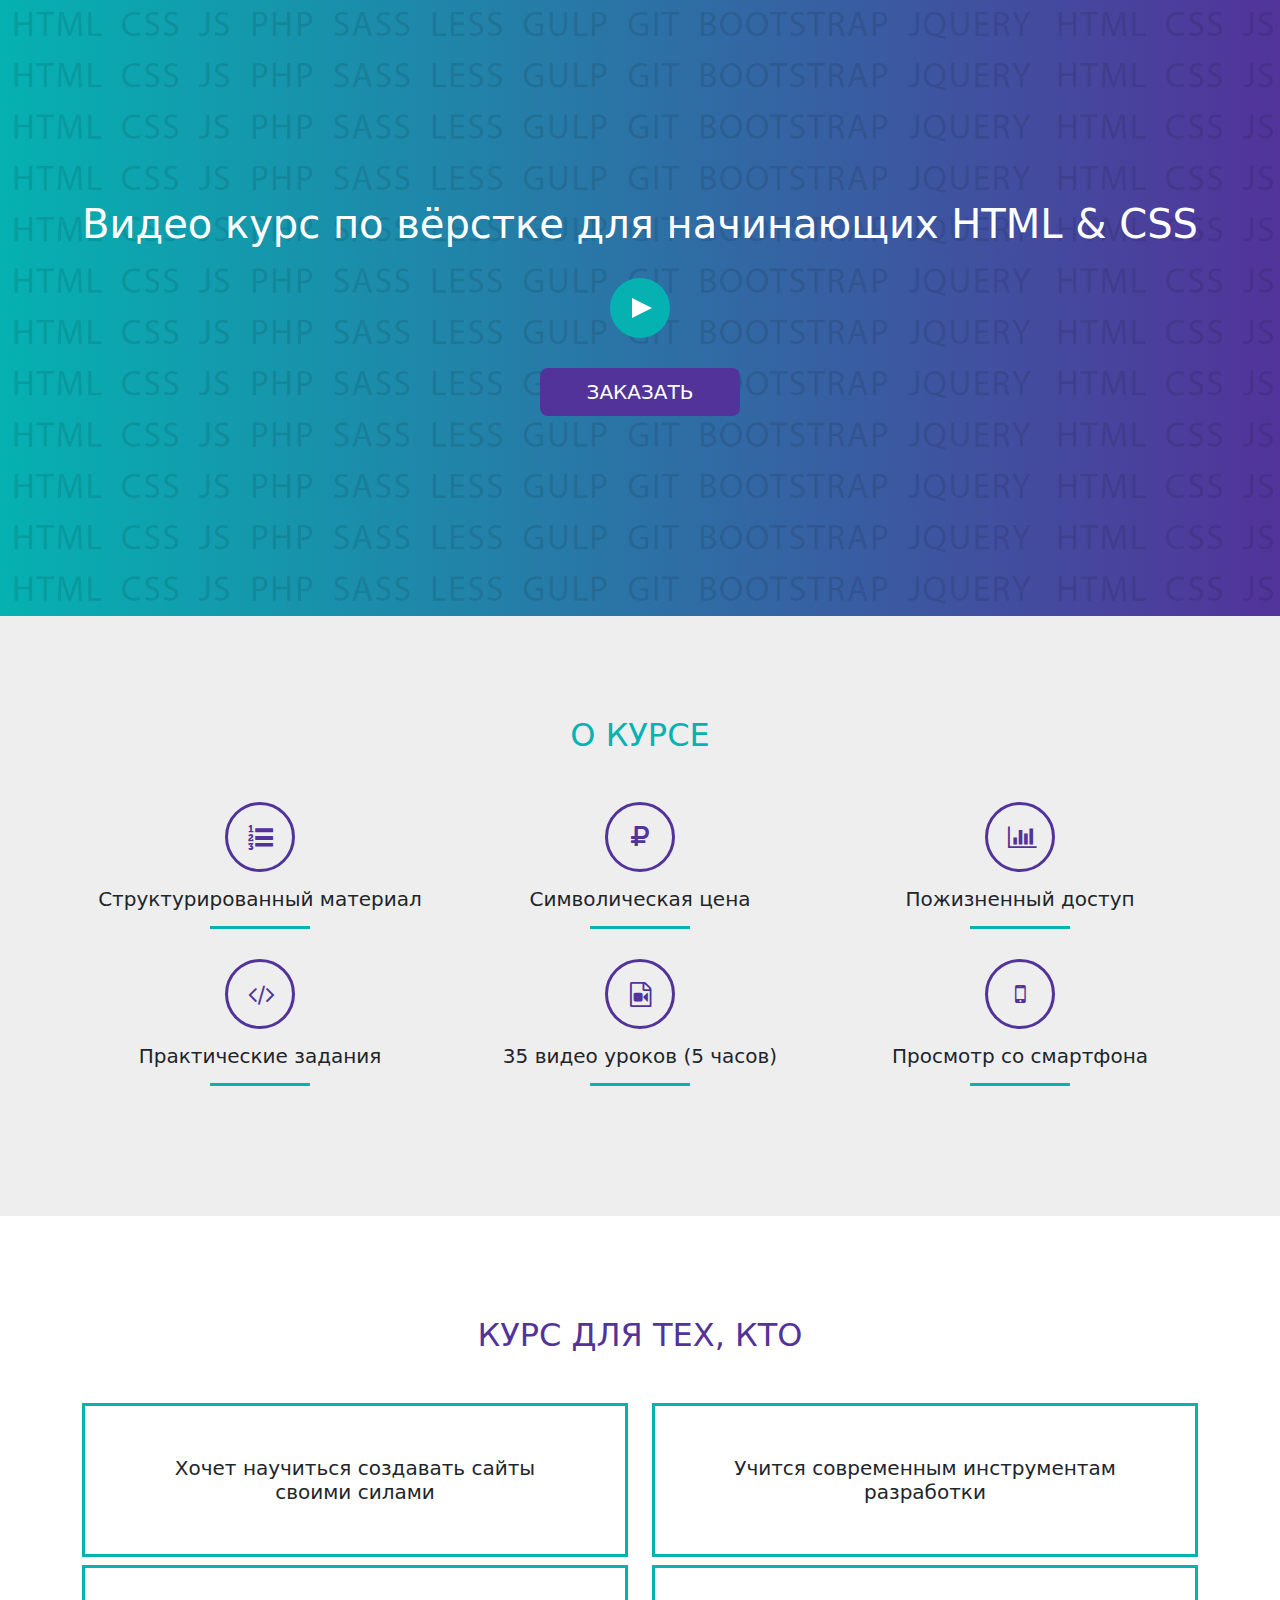
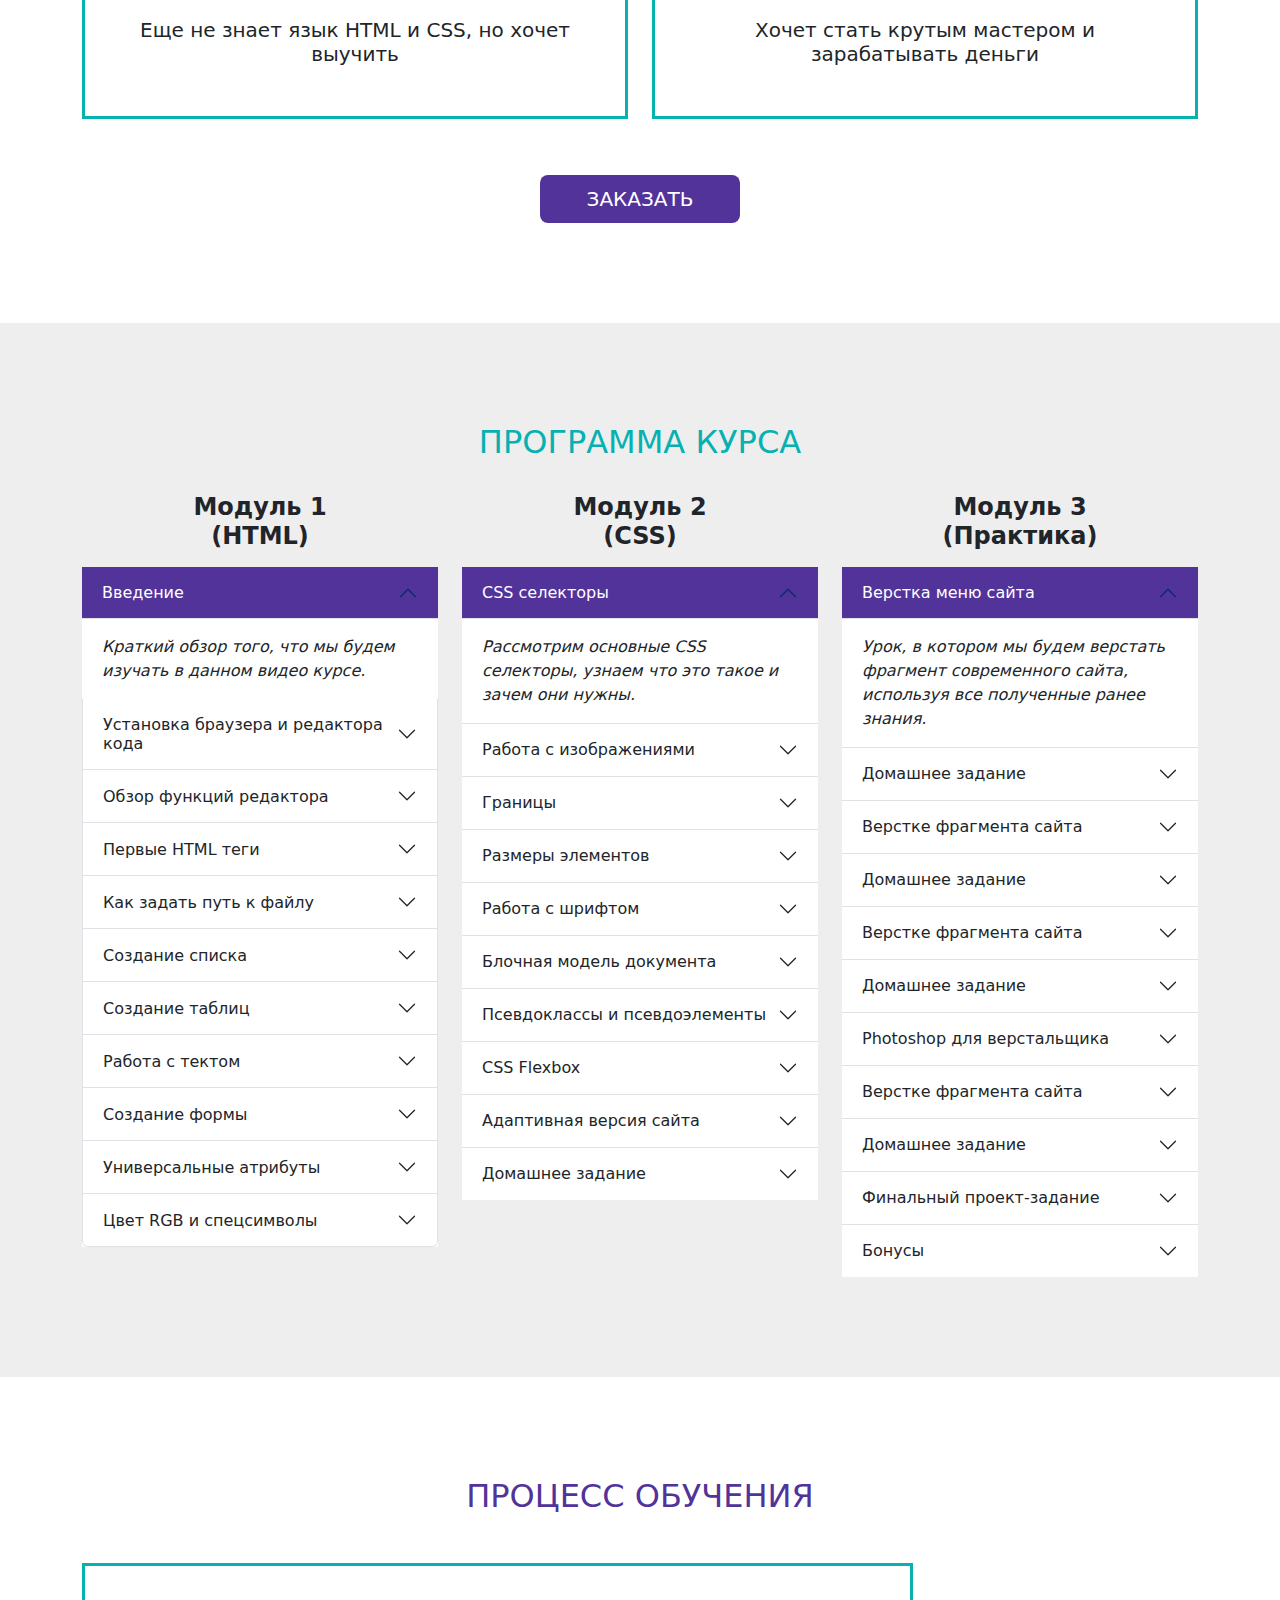
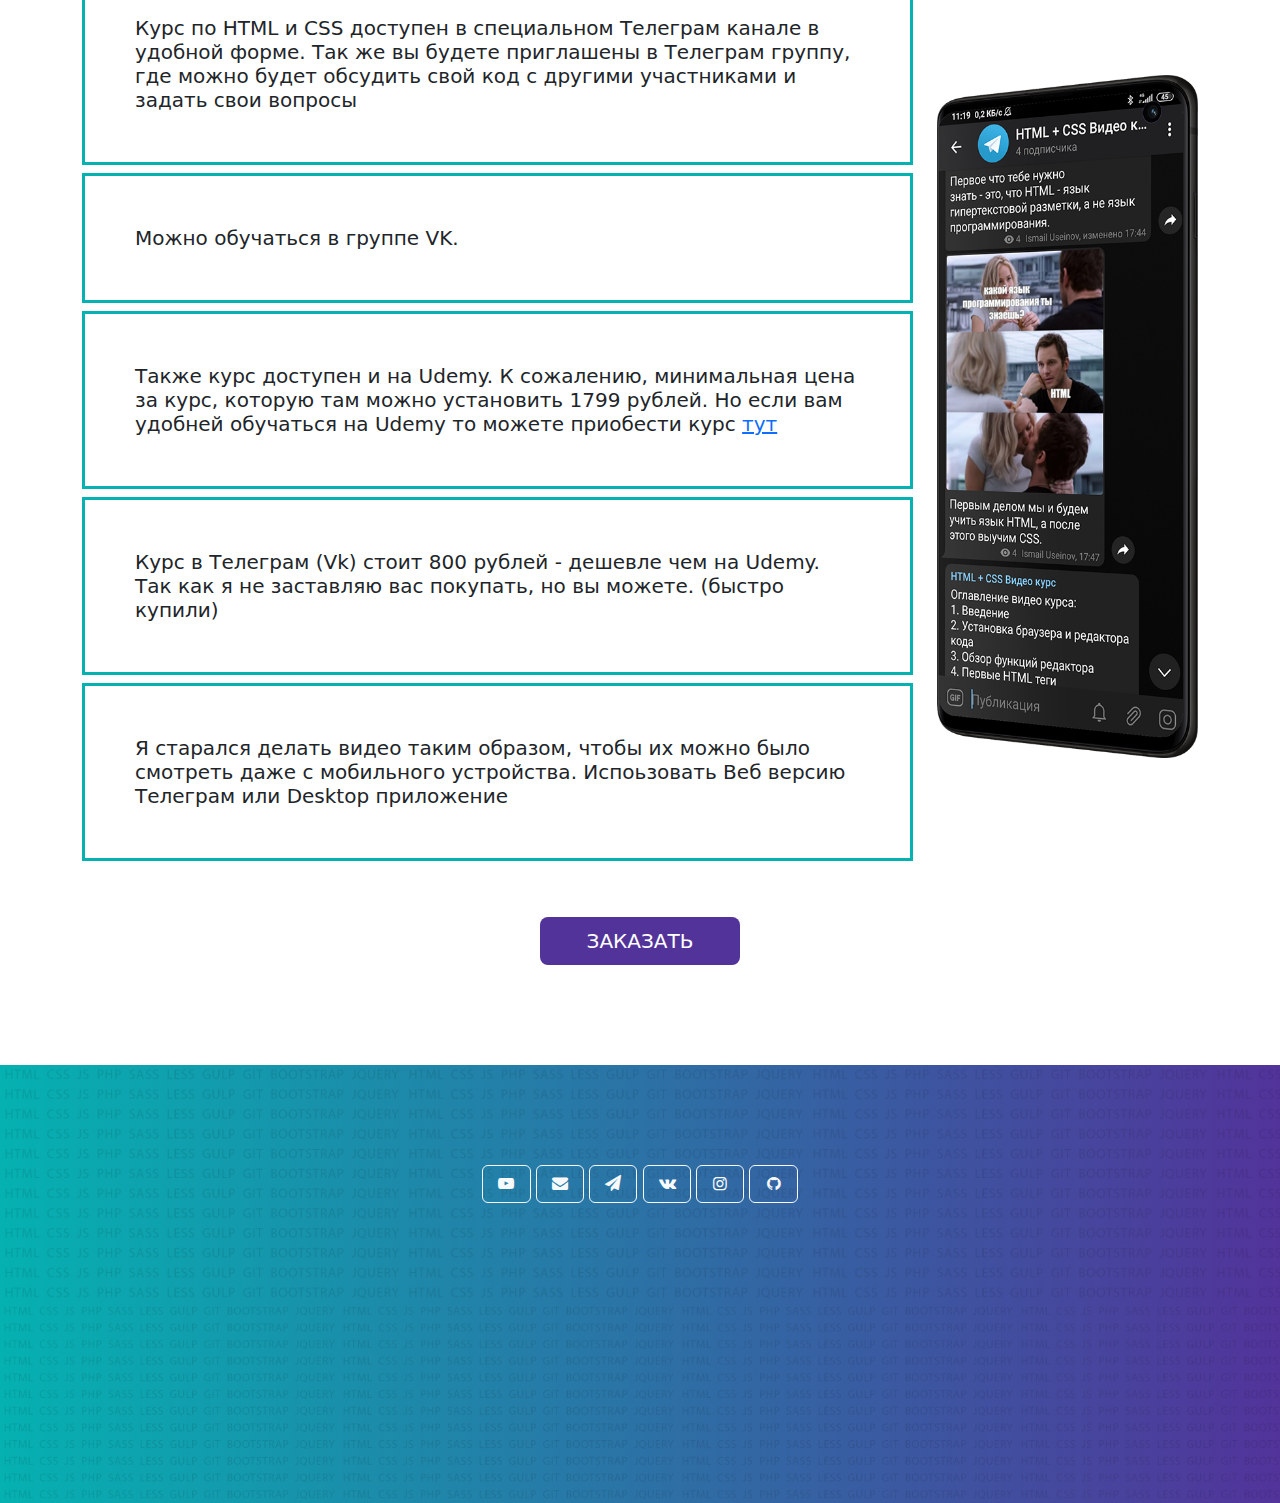
<file: Port.domofon/bootstrap/index.html>
<!DOCTYPE html>
<html lang="en">
<head>
    <meta charset="UTF-8">
    <meta name="viewport" content="width=device-width, initial-scale=1.0">
    <link rel="shortcut icon" href="img/favicon.ico" type="image/x-icon">
    <link rel="stylesheet" href="./css/bootstrap.min.css">
    <link rel="stylesheet" href="./css/fontello.css">
    <link rel="stylesheet" href="./css/style.css">
    <title>Видео курс по верстке</title>
</head>
<body>
    <header>
        <div class="container">
            <div class="row">
                <div class="col-12">
                    <h1 class="text-center text-white">Видео курс по вёрстке для начинающих HTML & CSS</h1>
                    <div class="itd_play" data-bs-toggle="modal" data-bs-target="#exampleModal">
                        <div class="itd_triangle"></div>
                    </div>
                    <a href="#footer" class="btn btn-itd btn-lg text-uppercase">Заказать</a>
                </div>
            </div>
        </div>
    </header>

    <section class="about">
      <div class="container">
        <div class="row">
          <div class="col-12">
            <h2 class="text-center text-uppercase color1 mb-5">О курсе</h2>
          </div>
        </div>
        <div class="row">
          <div class="col-xl-4 col-md-6 col-sm-12">
            <div class="itd-circle"><i class="icon-list-numbered"></i></div>
            <h5 class="text-center">Структурированный материал</h5>
            <div class="line"></div>
          </div>
          <div class="col-xl-4 col-md-6 col-sm-12">
            <div class="itd-circle"><i class="icon-rouble"></i></div>
            <h5 class="text-center">Символическая цена</h5>
            <div class="line"></div>
          </div>
          <div class="col-xl-4 col-md-6 col-sm-12">
            <div class="itd-circle"><i class="icon-chart-bar"></i></div>
            <h5 class="text-center">Пожизненный доступ</h5>
            <div class="line"></div>
          </div>
          <div class="col-xl-4 col-md-6 col-sm-12">
            <div class="itd-circle"><i class="icon-code"></i></div>
            <h5 class="text-center">Практические задания</h5>
            <div class="line"></div>
          </div>
          <div class="col-xl-4 col-md-6 col-sm-12">
            <div class="itd-circle"><i class="icon-file-video"></i></div>
            <h5 class="text-center">35 видео уроков (5 часов)</h5>
            <div class="line"></div>
          </div>
          <div class="col-xl-4 col-md-6 col-sm-12">
          <div class="itd-circle"><i class="icon-mobile"></i></div>
          <h5 class="text-center">Просмотр со смартфона</h5>
          <div class="line"></div>
        </div>
        </div>
      </div>
    </section>

    <section class="forwhom">
      <div class="container">
        <div class="row">
          <div class="col-12">
            <h2 class="text-center text-uppercase color2 mb-5">Курс для тех, кто</h2>
          </div>
        </div>
        <div class="row mb-5">
          <div class="col-md-6 col-sm-12">
            <h5 class="text-center">Хочет научиться создавать сайты своими силами</h5>
          </div>
          <div class="col-md-6 col-sm-12">
            <h5 class="text-center">Учится современным инструментам разработки</h5>
          </div>
          <div class="col-md-6 col-sm-12">
            <h5 class="text-center">Еще не знает язык HTML и CSS, но хочет выучить</h5>
          </div>
          <div class="col-md-6 col-sm-12">
            <h5 class="text-center">Хочет стать крутым мастером и зарабатывать деньги</h5>
          </div>
        </div>
        <div class="row">
          <div class="col-12">
            <a href="#footer" class="btn btn-itd btn-lg text-uppercase">Заказать</a>
          </div>
        </div>
      </div>
    </section>

    <section class="shedule">
      <div class="container">
        <div class="row">
          <div class="col-12">
            <h2 class="text-center text-uppercase color1 mb-3">Программа курса</h2>
          </div>
        </div>
        <div class="row">
          <div class="col-md-4 col-sm-12">
            <h4 class="text-center fw-bold mb-3 mt-3">Модуль 1 <br> (HTML)</h4>

            <div class="accordion accordion-flush" id="accordion1">

              <div class="accordion-item">
                <h2 class="accordion-header" id="heading1">
                  <button class="accordion-button" type="button" data-bs-toggle="collapse" data-bs-target="#collapse1"
                    aria-expanded="true" aria-controls="collapse1">Введение</button>
                </h2>
                <div id="collapse1" class="accordion-collapse collapse show" aria-labelledby="heading1"
                  data-bs-parent="#accordion1">
                  <div class="accordion-body fst-italic">Краткий обзор того, что мы будем изучать в данном видео курсе.
                  </div>
                </div>

                <div class="accordion-item">
                  <h2 class="accordion-header" id="heading2">
                    <button class="accordion-button collapsed" type="button" data-bs-toggle="collapse"
                      data-bs-target="#collapse2" aria-expanded="false" aria-controls="collapse2">Установка браузера и
                      редактора кода</button>
                  </h2>
                  <div id="collapse2" class="accordion-collapse collapse" aria-labelledby="heading2"
                    data-bs-parent="#accordion1">
                    <div class="accordion-body fst-italic">В этом уроке мы установим браузер Google Chrome и редактор кода
                      VS Code.</div>
                  </div>
                </div>

                <div class="accordion-item">
                  <h2 class="accordion-header" id="heading3">
                    <button class="accordion-button collapsed" type="button" data-bs-toggle="collapse"
                      data-bs-target="#collapse3" aria-expanded="false" aria-controls="collapse3">Обзор функций редактора</button>
                  </h2>
                  <div id="collapse3" class="accordion-collapse collapse" aria-labelledby="heading3"
                    data-bs-parent="#accordion1">
                    <div class="accordion-body fst-italic">Рассмотрим функции редактора VS Code и узнаем как с ним работать.</div>
                  </div>
                </div>
                
                <div class="accordion-item">
                  <h2 class="accordion-header" id="heading3">
                    <button class="accordion-button collapsed" type="button" data-bs-toggle="collapse"
                      data-bs-target="#collapse4" aria-expanded="false" aria-controls="collapse4">Первые HTML теги</button>
                  </h2>
                  <div id="collapse4" class="accordion-collapse collapse" aria-labelledby="heading4"
                    data-bs-parent="#accordion1">
                    <div class="accordion-body fst-italic">Выучим свои первые HTML теги, с помощью которых и создаются любые сайты</div>
                  </div>
                </div>

                <div class="accordion-item">
                  <h2 class="accordion-header" id="heading3">
                    <button class="accordion-button collapsed" type="button" data-bs-toggle="collapse"
                      data-bs-target="#collapse5" aria-expanded="false" aria-controls="collapse5">Как задать путь к файлу</button>
                  </h2>
                  <div id="collapse5" class="accordion-collapse collapse" aria-labelledby="heading5"
                    data-bs-parent="#accordion1">
                    <div class="accordion-body fst-italic">Научимся правильно указывать путь к файлам изображений и другим страницам сайта.</div>
                  </div>
                </div>

                <div class="accordion-item">
                  <h2 class="accordion-header" id="heading3">
                    <button class="accordion-button collapsed" type="button" data-bs-toggle="collapse"
                      data-bs-target="#collapse6" aria-expanded="false" aria-controls="collapse6">Создание списка</button>
                  </h2>
                  <div id="collapse6" class="accordion-collapse collapse" aria-labelledby="heading6"
                    data-bs-parent="#accordion1">
                    <div class="accordion-body fst-italic">Научимся создавать списки на своем сайте.</div>
                  </div>
                </div>

                <div class="accordion-item">
                  <h2 class="accordion-header" id="heading3">
                    <button class="accordion-button collapsed" type="button" data-bs-toggle="collapse"
                      data-bs-target="#collapse7" aria-expanded="false" aria-controls="collapse7">Создание таблиц</button>
                  </h2>
                  <div id="collapse7" class="accordion-collapse collapse" aria-labelledby="heading7"
                    data-bs-parent="#accordion1">
                    <div class="accordion-body fst-italic">В этом уроке мы рассмотри, как создавать таблицы на языке HTML.</div>
                  </div>
                </div>

                <div class="accordion-item">
                  <h2 class="accordion-header" id="heading3">
                    <button class="accordion-button collapsed" type="button" data-bs-toggle="collapse"
                      data-bs-target="#collapse8" aria-expanded="false" aria-controls="collapse8">Работа с тектом</button>
                  </h2>
                  <div id="collapse8" class="accordion-collapse collapse" aria-labelledby="heading8"
                    data-bs-parent="#accordion1">
                    <div class="accordion-body fst-italic">В этом видео уроке мы узнаем, как работать с текстом.</div>
                  </div>
                </div>

                <div class="accordion-item">
                  <h2 class="accordion-header" id="heading3">
                    <button class="accordion-button collapsed" type="button" data-bs-toggle="collapse"
                      data-bs-target="#collapse9" aria-expanded="false" aria-controls="collapse9">Создание формы</button>
                  </h2>
                  <div id="collapse9" class="accordion-collapse collapse" aria-labelledby="heading9"
                    data-bs-parent="#accordion1">
                    <div class="accordion-body fst-italic">Научимся создавать формы для ввода текста, флажки и кнопки.</div>
                  </div>
                </div>

                <div class="accordion-item">
                  <h2 class="accordion-header" id="heading3">
                    <button class="accordion-button collapsed" type="button" data-bs-toggle="collapse"
                      data-bs-target="#collapse10" aria-expanded="false" aria-controls="collapse10">Универсальные атрибуты</button>
                  </h2>
                  <div id="collapse10" class="accordion-collapse collapse" aria-labelledby="heading10"
                    data-bs-parent="#accordion1">
                    <div class="accordion-body fst-italic">Рассмотрим универсальные атрибуты, которые можно добавлять любому HTML тегу.</div>
                  </div>
                </div>

                <div class="accordion-item">
                  <h2 class="accordion-header" id="heading3">
                    <button class="accordion-button collapsed" type="button" data-bs-toggle="collapse"
                      data-bs-target="#collapse11" aria-expanded="false" aria-controls="collapse11">Цвет RGB и спецсимволы</button>
                  </h2>
                  <div id="collapse11" class="accordion-collapse collapse" aria-labelledby="heading11"
                    data-bs-parent="#accordion1">
                    <div class="accordion-body fst-italic">Научимся работать с RGB цветом и добавлять специальные символы на свой сайт.</div>
                  </div>
                </div>

            </div>
          </div>
        </div>
          <div class="col-md-4 col-sm-12">
            <h4 class="text-center fw-bold mb-3 mt-3">Модуль 2<br>(CSS)</h4>
            <div class="accordion accordion-flush" id="accordion2">

              <div class="accordion-item">
                <h2 class="accordion-header" id="heading12">
                  <button class="accordion-button" type="button" data-bs-toggle="collapse" data-bs-target="#collapse12"
                    aria-expanded="true" aria-controls="collapse12">CSS селекторы</button>
                </h2>
                <div id="collapse12" class="accordion-collapse collapse show" aria-labelledby="heading12"
                  data-bs-parent="#accordion2">
                  <div class="accordion-body fst-italic">Рассмотрим основные CSS селекторы, узнаем что это такое и зачем
                    они нужны.</div>
                </div>
              </div>
              <div class="accordion-item">
                <h2 class="accordion-header" id="heading13">
                  <button class="accordion-button collapsed" type="button" data-bs-toggle="collapse"
                    data-bs-target="#collapse13" aria-expanded="false" aria-controls="collapse13">Работа с
                    изображениями</button>
                </h2>
                <div id="collapse13" class="accordion-collapse collapse" aria-labelledby="heading13"
                  data-bs-parent="#accordion2">
                  <div class="accordion-body fst-italic">Научимся работать с изображениями на языке CSS.</div>
                </div>
              </div>
  
              <div class="accordion-item">
                <h2 class="accordion-header fst-italic" id="heading14">
                  <button class="accordion-button collapsed" type="button" data-bs-toggle="collapse"
                    data-bs-target="#collapse14" aria-expanded="false" aria-controls="collapse14">Границы</button>
                </h2>
                <div id="collapse14" class="accordion-collapse collapse" aria-labelledby="heading14"
                  data-bs-parent="#accordion2">
                  <div class="accordion-body fst-italic">В этом уроке мы научимся создавать границы вокруг любого элемента
                    на сайте и стилизовать их.</div>
                </div>
              </div>
  
              <div class="accordion-item">
                <h2 class="accordion-header" id="heading15">
                  <button class="accordion-button collapsed" type="button" data-bs-toggle="collapse"
                    data-bs-target="#collapse15" aria-expanded="false" aria-controls="collapse15">Размеры
                    элементов</button>
                </h2>
                <div id="collapse15" class="accordion-collapse collapse" aria-labelledby="heading15"
                  data-bs-parent="#accordion2">
                  <div class="accordion-body fst-italic">Разберемся, как изменять размеры элементов на странице с помощью
                    CSS.</div>
                </div>
              </div>
  
              <div class="accordion-item">
                <h2 class="accordion-header" id="heading16">
                  <button class="accordion-button collapsed" type="button" data-bs-toggle="collapse"
                    data-bs-target="#collapse16" aria-expanded="false" aria-controls="collapse16">Работа с
                    шрифтом</button>
                </h2>
                <div id="collapse16" class="accordion-collapse collapse" aria-labelledby="heading16"
                  data-bs-parent="#accordion2">
                  <div class="accordion-body fst-italic">Научимся работать со шрифтами. Установим свой шрифт на сайт.
                  </div>
                </div>
              </div>
  
              <div class="accordion-item">
                <h2 class="accordion-header" id="heading17">
                  <button class="accordion-button collapsed" type="button" data-bs-toggle="collapse"
                    data-bs-target="#collapse17" aria-expanded="false" aria-controls="collapse17">Блочная модель
                    документа</button>
                </h2>
                <div id="collapse17" class="accordion-collapse collapse" aria-labelledby="heading17"
                  data-bs-parent="#accordion2">
                  <div class="accordion-body fst-italic">В этом уроке мы поговорим про блочную модель документа и научимся
                    пользоваться блочной моделью.</div>
                </div>
              </div>
  
              <div class="accordion-item">
                <h2 class="accordion-header" id="heading18">
                  <button class="accordion-button collapsed" type="button" data-bs-toggle="collapse"
                    data-bs-target="#collapse18" aria-expanded="false" aria-controls="collapse18">Псевдоклассы и
                    псевдоэлементы</button>
                </h2>
                <div id="collapse18" class="accordion-collapse collapse" aria-labelledby="heading18"
                  data-bs-parent="#accordion2">
                  <div class="accordion-body fst-italic">Псевдоклассы и псевдоэлементы на языке CSS позволяют расширять
                    основные возможности языка, которые мы уже выучили.</div>
                </div>
              </div>
  
              <div class="accordion-item">
                <h2 class="accordion-header" id="heading19">
                  <button class="accordion-button collapsed" type="button" data-bs-toggle="collapse"
                    data-bs-target="#collapse19" aria-expanded="false" aria-controls="collapse19">CSS Flexbox</button>
                </h2>
                <div id="collapse19" class="accordion-collapse collapse" aria-labelledby="heading19"
                  data-bs-parent="#accordion2">
                  <div class="accordion-body fst-italic">В этом уроке мы изучим базовые приемы Flexbox верстки и будем
                    применять их в следующем модуле.</div>
                </div>
              </div>
  
              <div class="accordion-item">
                <h2 class="accordion-header" id="heading20">
                  <button class="accordion-button collapsed" type="button" data-bs-toggle="collapse"
                    data-bs-target="#collapse20" aria-expanded="false" aria-controls="collapse20">Адаптивная версия
                    сайта</button>
                </h2>
                <div id="collapse20" class="accordion-collapse collapse" aria-labelledby="heading20"
                  data-bs-parent="#accordion2">
                  <div class="accordion-body fst-italic">В этом уроке мы будем учиться создавать адаптивную сетку на CSS.
                    Так же научимся работать с переменными и функцией calc. Узнаем, как создавать медиа-запросы, чтобы
                    сделать адаптивную версию своего сайта для мобильных устройств. Научимся создавать макет с
                    12-колончатой сеткой в Photoshop, сравним нашу сетку с сеткой Bootstrap 5, а так же научимся её
                    подключать и узнаем как проверять свой сайт на эмуляторе мобильных устроств прямо с браузера на ПК.
                  </div>
                </div>
              </div>
  
              <div class="accordion-item">
                <h2 class="accordion-header" id="heading21">
                  <button class="accordion-button collapsed" type="button" data-bs-toggle="collapse"
                    data-bs-target="#collapse21" aria-expanded="false" aria-controls="collapse21">Домашнее
                    задание</button>
                </h2>
                <div id="collapse21" class="accordion-collapse collapse" aria-labelledby="heading21"
                  data-bs-parent="#accordion2">
                  <div class="accordion-body fst-italic">Задание для практики по теме 'создание адаптивной сетки на CSS'.
                  </div>
                </div>
              </div>
            </div>
          </div>
          <div class="col-md-4 col-sm-12">
            <h4 class="text-center fw-bold mb-3 mt-3">Модуль 3<br>(Практика)</h4>
            
            <div class="accordion accordion-flush" id="accordion3">

            <div class="accordion-item">
              <h2 class="accordion-header" id="heading22">
                <button class="accordion-button" type="button" data-bs-toggle="collapse" data-bs-target="#collapse22"
                  aria-expanded="true" aria-controls="collapse22">Верстка меню сайта</button>
              </h2>
              <div id="collapse22" class="accordion-collapse collapse show" aria-labelledby="heading22"
                data-bs-parent="#accordion3">
                <div class="accordion-body fst-italic">Урок, в котором мы будем верстать фрагмент современного сайта,
                  используя все полученные ранее знания.</div>
              </div>
            </div>
            <div class="accordion-item">
              <h2 class="accordion-header" id="heading23">
                <button class="accordion-button collapsed" type="button" data-bs-toggle="collapse"
                  data-bs-target="#collapse23" aria-expanded="false" aria-controls="collapse23">Домашнее
                  задание</button>
              </h2>
              <div id="collapse23" class="accordion-collapse collapse" aria-labelledby="heading23"
                data-bs-parent="#accordion3">
                <div class="accordion-body fst-italic">Домашнее задание для закрепления изученного материала в
                  предыдущем уроке.</div>
              </div>
            </div>

            <div class="accordion-item">
              <h2 class="accordion-header fst-italic" id="heading24">
                <button class="accordion-button collapsed" type="button" data-bs-toggle="collapse"
                  data-bs-target="#collapse24" aria-expanded="false" aria-controls="collapse24">Верстке фрагмента
                  сайта</button>
              </h2>
              <div id="collapse24" class="accordion-collapse collapse" aria-labelledby="heading24"
                data-bs-parent="#accordion3">
                <div class="accordion-body fst-italic">Урок, в котором мы будем верстать фрагмент современного сайта,
                  используя все полученные ранее знания.</div>
              </div>
            </div>

            <div class="accordion-item">
              <h2 class="accordion-header" id="heading25">
                <button class="accordion-button collapsed" type="button" data-bs-toggle="collapse"
                  data-bs-target="#collapse25" aria-expanded="false" aria-controls="collapse25">Домашнее
                  задание</button>
              </h2>
              <div id="collapse25" class="accordion-collapse collapse" aria-labelledby="heading25"
                data-bs-parent="#accordion3">
                <div class="accordion-body fst-italic">Домашнее задание для закрепления изученного материала в
                  предыдущем уроке.</div>
              </div>
            </div>

            <div class="accordion-item">
              <h2 class="accordion-header fst-italic" id="heading26">
                <button class="accordion-button collapsed" type="button" data-bs-toggle="collapse"
                  data-bs-target="#collapse26" aria-expanded="false" aria-controls="collapse26">Верстке фрагмента
                  сайта</button>
              </h2>
              <div id="collapse26" class="accordion-collapse collapse" aria-labelledby="heading26"
                data-bs-parent="#accordion3">
                <div class="accordion-body fst-italic">Урок, в котором мы будем верстать фрагмент современного сайта,
                  используя все полученные ранее знания.</div>
              </div>
            </div>

            <div class="accordion-item">
              <h2 class="accordion-header" id="heading27">
                <button class="accordion-button collapsed" type="button" data-bs-toggle="collapse"
                  data-bs-target="#collapse27" aria-expanded="false" aria-controls="collapse27">Домашнее
                  задание</button>
              </h2>
              <div id="collapse27" class="accordion-collapse collapse" aria-labelledby="heading27"
                data-bs-parent="#accordion3">
                <div class="accordion-body fst-italic">Домашнее задание для закрепления изученного материала в
                  предыдущем уроке.</div>
              </div>
            </div>

            <div class="accordion-item">
              <h2 class="accordion-header" id="heading28">
                <button class="accordion-button collapsed" type="button" data-bs-toggle="collapse"
                  data-bs-target="#collapse28" aria-expanded="false" aria-controls="collapse28">Photoshop для
                  верстальщика</button>
              </h2>
              <div id="collapse28" class="accordion-collapse collapse" aria-labelledby="heading28"
                data-bs-parent="#accordion3">
                <div class="accordion-body fst-italic">В этом уроке мы рассмотрим графический редактор Photoshop и
                  научимся основным приемам, которые могут пригодиться верстальщику.</div>
              </div>
            </div>

            <div class="accordion-item">
              <h2 class="accordion-header fst-italic" id="heading29">
                <button class="accordion-button collapsed" type="button" data-bs-toggle="collapse"
                  data-bs-target="#collapse29" aria-expanded="false" aria-controls="collapse29">Верстке фрагмента
                  сайта</button>
              </h2>
              <div id="collapse29" class="accordion-collapse collapse" aria-labelledby="heading29"
                data-bs-parent="#accordion3">
                <div class="accordion-body fst-italic">Урок, в котором мы будем верстать фрагмент современного сайта,
                  используя все полученные ранее знания.</div>
              </div>
            </div>

            <div class="accordion-item">
              <h2 class="accordion-header" id="heading30">
                <button class="accordion-button collapsed" type="button" data-bs-toggle="collapse"
                  data-bs-target="#collapse30" aria-expanded="false" aria-controls="collapse30">Домашнее
                  задание</button>
              </h2>
              <div id="collapse30" class="accordion-collapse collapse" aria-labelledby="heading30"
                data-bs-parent="#accordion3">
                <div class="accordion-body fst-italic">Домашнее задание для закрепления изученного материала в
                  предыдущем уроке.</div>
              </div>
            </div>

            <div class="accordion-item">
              <h2 class="accordion-header" id="heading31">
                <button class="accordion-button collapsed" type="button" data-bs-toggle="collapse"
                  data-bs-target="#collapse31" aria-expanded="false" aria-controls="collapse31">Финальный
                  проект-задание</button>
              </h2>
              <div id="collapse31" class="accordion-collapse collapse" aria-labelledby="heading31"
                data-bs-parent="#accordion3">
                <div class="accordion-body fst-italic">Подведение итогов и финальный проект, который вы сможете
                  выполнить самостоятельно и добавить эту работу себе в портфолио.</div>
              </div>
            </div>

            <div class="accordion-item">
              <h2 class="accordion-header" id="heading32">
                <button class="accordion-button collapsed" type="button" data-bs-toggle="collapse"
                  data-bs-target="#collapse32" aria-expanded="false" aria-controls="collapse32">Бонусы</button>
              </h2>
              <div id="collapse32" class="accordion-collapse collapse" aria-labelledby="heading32"
                data-bs-parent="#accordion3">
                <div class="accordion-body fst-italic">Вы получите все исходные коды к лекциям и домашним заданиям этого
                  модуля, дополнительные материалами, которые будут вам полезны при разработке и ссылки на большое
                  количество проверенных онлайн ресурсов, которые помогут вам при создании сайта.</div>
              </div>
            </div>

          </div>

          </div>
            
          </div>
        </div>
      </div>
    </section>
    
    <section class="learning">
      <div class="container">
        <div class="row">
          <div class="col-12">
            <h2 class="text-center text-uppercase color2 mb-5">Процесс обучения</h2>
          </div>
        </div>
        <div class="row align-items-center mb-5">
          <div class="col-lg-9 col-sm-12">
            <h5>Курс по HTML и CSS доступен в специальном Телеграм канале в удобной форме. Так же вы будете приглашены в Телеграм группу, где можно будет обсудить свой код с другими участниками и задать свои вопросы</h5>
            <h5>Можно обучаться в группе VK.</h5>
            <h5>Также курс доступен и на Udemy. К сожалению, минимальная цена за курс, которую там можно установить 1799 рублей. Но если вам удобней обучаться на Udemy то можете приобести курс <a href="https://mrsu.ru/ru/" target="_blank">тут</a> </h5>
            <h5>Курс в Телеграм (Vk) стоит 800 рублей - дешевле чем на Udemy. Так как я не заставляю вас покупать, но вы можете. (быстро купили)</h5>
            <h5>Я старался делать видео таким образом, чтобы их можно было смотреть даже с мобильного устройства. Испоьзовать Веб версию Телеграм или Desktop приложение</h5>
          </div>
          <div class="col-lg-3 col-sm-12 mb-sm-5 mt-sm-5 text-center">
            <img src="img/mockup.png" alt="процесс обучения" class="img-fluid">
          </div>
        </div>
        <div class="row">
          <div class="col-12">
            <a href="#footer" class="btn btn-itd btn-lg text-uppercase">Заказать</a>
          </div>
        </div>
      </div>
    </section>

 <!-- Подвал -->
 <footer id="footer">
  <div class="container">
    <div class="row">
      <div class="col-12 text-center">
        <a class="btn btn-outline-light" target="_blank" href="https://www.youtube.com/c/ITDoctor"><i
            class="icon-youtube-play"></i></a>
        <a class="btn btn-outline-light" target="_blank"
          href="mailto:ismail_2016@mail.ru?subject=Вопрос по курсу html+css&body=Здравствуйте, ITDoctor,"><i
            class="icon-mail-alt"></i></a>
        <a class="btn btn-outline-light" target="_blank" href="https://t.me/itdoctorstudio"><i
            class="icon-paper-plane"></i></a>
        <a class="btn btn-outline-light" target="_blank" href="https://vk.com/itdoctorstudio"><i
            class="icon-vkontakte"></i></a>
        <a class="btn btn-outline-light" target="_blank" href="https://instagram.com/ismail_asanovich/"><i
            class="icon-instagram"></i></a>
        <a class="btn btn-outline-light" target="_blank" href="https://github.com/morphIsmail"><i
            class="icon-github-circled"></i></a>
      </div>
    </div>
  </div>
</footer>

    <footer id="footer">
        
    </footer>

    <div class="modal fade" id="exampleModal" tabindex="-1" aria-labelledby="exampleModalLabel" aria-hidden="true">
        <div class="modal-dialog">
          <div class="modal-content">
            <div class="modal-header">
              <h1 class="modal-title fs-5" id="exampleModalLabel">Трейлер видео курса по HTML и CSS</h1>
              <button type="button" class="btn-close" data-bs-dismiss="modal" aria-label="Close"></button>
            </div>
            <div class="modal-body">
              <div class="video-container"> 
                <iframe src="https://www.youtube.com/embed/undefined" allowfullscreen title="YouTube video" class="viddid"> </iframe> </div>
            </div>
          </div>
        </div>
      </div>

    <script src="js/bootstrap.bundle.min.js"></script>
</body>
</html>
</file>
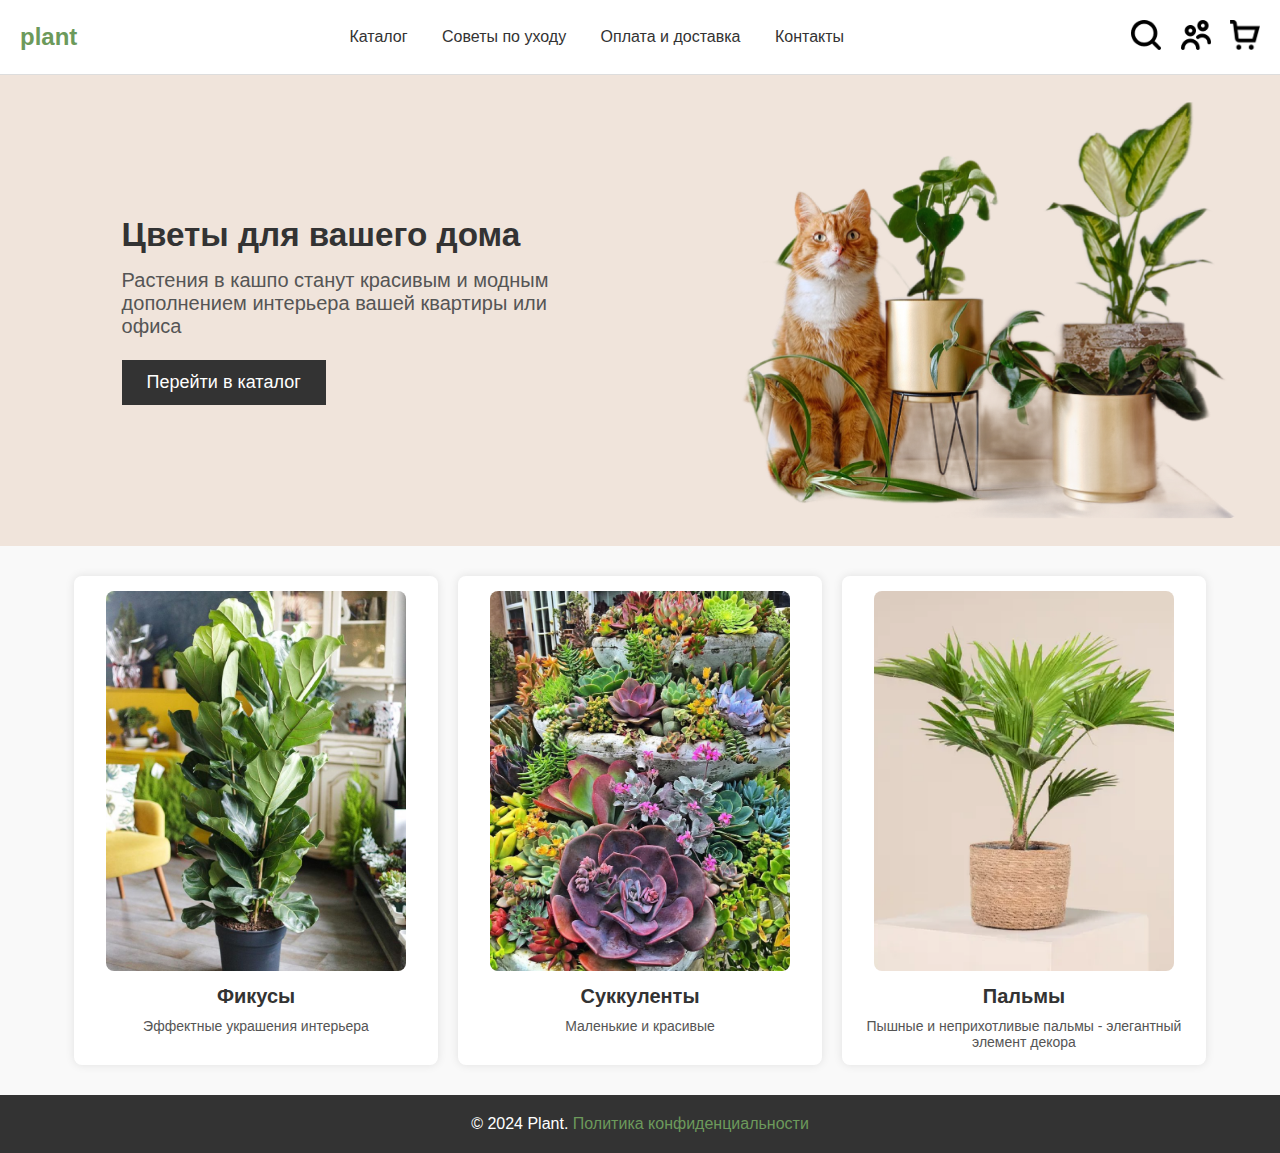
<file: Port.domofon/my_site/index.html>
<!DOCTYPE html>
<html lang="ru">
<head>
    <meta charset="UTF-8">
    <meta name="viewport" content="width=device-width, initial-scale=1.0">
    <title>Plant - Цветы для дома</title>
    <link rel="stylesheet" href="styles.css">
    
</head>
<body>
    <!-- Шапка сайта -->
    <header>
        <div class="logo">plant</div>
        <nav>
            <a href="#">Каталог</a>
            <a href="#">Советы по уходу</a>
            <a href="#">Оплата и доставка</a>
            <a href="#">Контакты</a>
        </nav>
        <div class="icons">
            <img src="img/search.png" alt="Поиск" class="icon-img">
            <img src="img/user.png" alt="Профиль" class="icon-img">
            <img src="img/cart.png" alt="Корзина" class="icon-img">
        </div>
    </header>

    <!-- Главный блок -->
    <main>
        <section class="hero">
            <div class="hero-text">
                <h1>Цветы для вашего дома</h1>
                <p>Растения в кашпо станут красивым и модным дополнением интерьера вашей квартиры или офиса</p>
                <button>Перейти в каталог</button>
            </div>
            <div class="hero-image">
                <img src="img/kot rasteniya.png" alt="Кот с растениями">
            </div>
        </section>

        <!-- Категории -->
        <section class="categories">
            <div class="category">
                <img src="img/fikus.png" alt="Фикус">
                <h3>Фикусы</h3>
                <p>Эффектные украшения интерьера</p>
            </div>
            <div class="category">
                <img src="img/image.png" alt="Суккуленты">
                <h3>Суккуленты</h3>
                <p>Маленькие и красивые</p>
            </div>
            <div class="category">
                <img src="img/palma.png" alt="Пальмы">
                <h3>Пальмы</h3>
                <p>Пышные и неприхотливые пальмы - элегантный элемент декора</p>
            </div>
        </section>
    </main>

    <!-- Footer -->
    <footer>
        <p>&copy; 2024 Plant. <a href="#">Политика конфиденциальности</a></p>
    </footer>
</body>
</html>
</file>
<file: Port.domofon/bootstrap/css/fontello.css>
@font-face {
  font-family: 'fontello';
  src: url('../font/fontello.eot?42172333');
  src: url('../font/fontello.eot?42172333#iefix') format('embedded-opentype'),
       url('../font/fontello.woff2?42172333') format('woff2'),
       url('../font/fontello.woff?42172333') format('woff'),
       url('../font/fontello.ttf?42172333') format('truetype'),
       url('../font/fontello.svg?42172333#fontello') format('svg');
  font-weight: normal;
  font-style: normal;
}
/* Chrome hack: SVG is rendered more smooth in Windozze. 100% magic, uncomment if you need it. */
/* Note, that will break hinting! In other OS-es font will be not as sharp as it could be */
/*
@media screen and (-webkit-min-device-pixel-ratio:0) {
  @font-face {
    font-family: 'fontello';
    src: url('../font/fontello.svg?42172333#fontello') format('svg');
  }
}
*/
 
 [class^="icon-"]:before, [class*=" icon-"]:before {
  font-family: "fontello";
  font-style: normal;
  font-weight: normal;
  speak: never;
 
  display: inline-block;
  text-decoration: inherit;
  width: 1em;
  margin-right: .2em;
  text-align: center;
  /* opacity: .8; */
 
  /* For safety - reset parent styles, that can break glyph codes*/
  font-variant: normal;
  text-transform: none;
 
  /* fix buttons height, for twitter bootstrap */
  line-height: 1em;
 
  /* Animation center compensation - margins should be symmetric */
  /* remove if not needed */
  margin-left: .2em;
 
  /* you can be more comfortable with increased icons size */
  /* font-size: 120%; */
 
  /* Font smoothing. That was taken from TWBS */
  -webkit-font-smoothing: antialiased;
  -moz-osx-font-smoothing: grayscale;
 
  /* Uncomment for 3D effect */
  /* text-shadow: 1px 1px 1px rgba(127, 127, 127, 0.3); */
}
 
.icon-phone:before { content: '\e800'; } /* '' */
.icon-location:before { content: '\e801'; } /* '' */
.icon-heart:before { content: '\e802'; } /* '' */
.icon-upload-cloud-outline:before { content: '\e803'; } /* '' */
.icon-chart-bar:before { content: '\e804'; } /* '' */
.icon-help:before { content: '\e805'; } /* '' */
.icon-thumbs-up:before { content: '\e806'; } /* '' */
.icon-group:before { content: '\e807'; } /* '' */
.icon-down-open:before { content: '\e808'; } /* '' */
.icon-left-open:before { content: '\e809'; } /* '' */
.icon-right-open:before { content: '\e80a'; } /* '' */
.icon-up-open:before { content: '\e80b'; } /* '' */
.icon-down-dir:before { content: '\e80c'; } /* '' */
.icon-up-dir:before { content: '\e80d'; } /* '' */
.icon-left-dir:before { content: '\e80e'; } /* '' */
.icon-right-dir:before { content: '\e80f'; } /* '' */
.icon-twitter:before { content: '\f099'; } /* '' */
.icon-facebook:before { content: '\f09a'; } /* '' */
.icon-github-circled:before { content: '\f09b'; } /* '' */
.icon-list-numbered:before { content: '\f0cb'; } /* '' */
.icon-mail-alt:before { content: '\f0e0'; } /* '' */
.icon-mobile:before { content: '\f10b'; } /* '' */
.icon-code:before { content: '\f121'; } /* '' */
.icon-rouble:before { content: '\f158'; } /* '' */
.icon-youtube-play:before { content: '\f16a'; } /* '' */
.icon-instagram:before { content: '\f16d'; } /* '' */
.icon-vkontakte:before { content: '\f189'; } /* '' */
.icon-file-video:before { content: '\f1c8'; } /* '' */
.icon-paper-plane:before { content: '\f1d8'; } /* '' */
.icon-chart-line:before { content: '\f201'; } /* '' */
</file>
<file: Port.domofon/bootstrap/css/style.css>
:root {
    --color1: #05b1b1;
    --color2: #52339a;
}

header, footer, section {
    padding: 100px 0;
}
header {
    padding: 200px 0;
}

header, footer {
    background: url(../img/pattern.png), var(--color1);
    background: url(../img/pattern.png), -moz-linear-gradient(left, var(--color1) 0%, var(--color2) 100%);
    background: url(../img/pattern.png), -webkit-linear-gradient(left, var(--color1) 0%, var(--color2) 100%);
    background: url(../img/pattern.png), linear-gradient(to right, var(--color1) 0%, var(--color2) 100%);
    filter: url(../img/pattern.png), progid:DXImageTransform.Microsoft.gradient(startColorstr=var(--color1), endColorstr=var(--color2), GradientType=1);
    background-size: contain;
}

.itd_play {
    background-color: var(--color1);
    width: 60px;
    height: 60px;
    border-radius: 50%;
    display: flex;
    justify-content: center;
    align-items: center;
    cursor: pointer;
    margin: 30px auto;
    transition: all 0.2s ease;
}

.itd_play:hover {
    background-color: var(--color2);
}
.itd_triangle {
    margin-right: -3px;
    width: 0;
    height: 0;
    border-style: solid;
    border-width: 10px 0 10px 20px;
    border-color: transparent transparent transparent var(--bs-white);
}

.btn-itd {
    display: block;
    max-width: 200px;
    margin: 0 auto;
    padding: 8px 30px;
    color: var(--bs-white);
    background-color: var(--color2);
}

.btn-itd:hover {
    color: var(--bs-white);
    background-color: var(--color1);
}

.video-container {
    padding-bottom: 56.25%;
    position: relative;
    height: 0;
}

.viddid {
    position: absolute;
    top: 0;
    left: 0;
    width: 100%;
    height: 100%;
    border: 0;
}
/* О курсе */
.about, .shedule {
    background-color: #eee;
}

.about i {
    font-size: 25px;
    color: var(--color2);
}
.itd-circle {
    margin: 0 auto 15px;
    width: 70px;
    height: 70px;
    border: 3px solid var(--color2);
    border-radius: 50%;
    display: flex;
    justify-content: center;
    align-items: center;
}

.line {
    width: 100px;
    height: 3px;
    background-color: var(--color1);
    margin: 15px auto 30px;
}
/* Программа курса */
.accordion-button:not(.collapsed) {
    color: var(--bs-white);
    background-color: var(--color2);
}

/* цвет */
.color1 {
    color: var(--color1)
}

.color2 {
    color: var(--color2);
}

.bg1 {
    background-color: var(--color1);
}

.bg2 {
    background-color: var(--color2);
}

.forwhom h5 {
    padding: 50px;
    border: 3px solid var(--color1);
}

.learning h5 {
    border: 3px solid var(--color1);
    padding: 50px;
}
</file>
<file: Port.domofon/my_site/styles.css>
/* Общие стили */
        * {
            margin: 0;
            padding: 0;
            box-sizing: border-box;
        }

        body {
            font-family: Arial, sans-serif;
            background-color: #f9f9f9;
            color: #333;
        }

        /* Шапка */
        header {
            display: flex;
            justify-content: space-between;
            align-items: center;
            padding: 20px;
            background-color: #fff;
            border-bottom: 1px solid #ddd;
        }

        .logo {
            font-size: 24px;
            font-weight: bold;
            color: #6c9a5b;
        }

        nav a {
            text-decoration: none;
            margin: 0 15px;
            color: #333;
            font-weight: 500;
            transition: color 0.3s;
        }

        nav a:hover {
            color: #6c9a5b;
        }


        .icons img {
            width: 30px; /* Размер иконок */
            height: 30px;
            margin-left: 15px; /* Отступы между иконками */
            cursor: pointer; /* Курсор в виде указателя */
            transition: transform 0.3s; /* Плавное увеличение при наведении */
        }

        .icons img:hover {
            transform: scale(1.1); /* Легкое увеличение иконки */
        }

        img {
            max-width: 100%; /* Чтобы изображения не выходили за границы */
            height: auto; /* Автоматическая высота */
        }

        /* Главный блок */
        .hero {
            display: flex;
            justify-content: space-between;
            align-items: center;
            padding: 3vh 5vw;
            background-color: #f0e4db;
        }

.hero-text {
    flex: 1;
    max-width: 50%;
    text-align: left;
    padding-left: 5%; /* Левый отступ */
    padding-right: 5%; /* Правый отступ */
}

.hero-text h1 {
    font-size: 2.6vw; /* Увелич заголовок */
    margin-bottom: 15px;
    color: #333;
}

.hero-text p {
    font-size: 20px;
    margin-bottom: 22px;
    color: #555;
}

.hero-text button {
    background-color: #333;
    color: #fff;
    border: none;
    padding: 12px 25px;
    font-size: 18px;
    cursor: pointer;
    transition: background-color 0.3s;
}

.hero-text button:hover {
    background-color: #6c9a5b;
}

.hero-image {
    flex: 1;
    display: flex;
    justify-content: center;
    align-items: center;
}

.hero-image img {
    max-width: 550px; /* Ширина */
    height: auto;
    border-radius: 15px;
    margin-right: -20%; /* Изображение к тексту */
}

        /* Категории */
        .categories {
    display: flex; 
    justify-content: space-between; 
    margin: 30px 5%; 
    flex-wrap: wrap;
    }

    .category {
        text-align: center;
        background-color: #fff;
        padding: 15px;
        border-radius: 8px;
        box-shadow: 0 0 10px rgba(0, 0, 0, 0.1);
        transition: transform 0.3s, box-shadow 0.3s;
        flex: 1 1 calc(33.333% - 20px);
        margin: 0 10px; /* Отступы между карточками */
        max-width: calc(33.333% - 20px); /* Ширинa карточки */
        box-sizing: border-box;
    }


    @media screen and (max-width: 768px) {
        .category {
            flex: 1 1 calc(50% - 20px); /* Два блока на строку */
            max-width: calc(50% - 20px);
        }
    }
    
    @media screen and (max-width: 480px) {
        .category {
            flex: 1 1 100%; /* Один блок на строку */
            max-width: 100%;
        }
    }

        .category:hover {
            transform: translateY(-10px);
            box-shadow: 0 10px 15px rgba(0, 0, 0, 0.2);
        }

        .category img {
    width: 90%; 
    height: 380px; /* Фиксированная высота */
    object-fit: cover;
    border-radius: 8px; /* Скругление углов */
    margin-bottom: 10px;
}

.category h3 {
    font-size: 20px;
    margin-bottom: 10px;
    color: #333;
}

.category p {
    font-size: 14px;
    color: #555;
}

        /* Footer */
        footer {
            text-align: center;
            padding: 20px;
            background-color: #333;
            color: #fff;
            margin-top: 20px;
        }

        footer a {
            color: #6c9a5b;
            text-decoration: none;
            transition: color 0.3s;
        }

        footer a:hover {
            color: #fff;
        }


    /*Адаптирование*/


     /* Для планшетов (ширина до 1024px) */
@media screen and (max-width: 1024px) {
    .hero {
        flex-direction: column;
        padding: 20px;
        text-align: center;
    }

    .hero-text {
        padding-left: 0;
        max-width: 100%; 
    }

    .hero-image img {
        margin-left: 0;
        max-width: 80%; 
    }

    .categories {
        flex-wrap: wrap; 
        justify-content: center;
    }

    .category {
        max-width: 45%; 
        margin-bottom: 20px;
    }
}

/* Для мобильных устройств (ширина до 768px) */
@media screen and (max-width: 768px) {
    header {
        flex-direction: column;
        align-items: center;
    }

    nav a {
        display: block; 
        margin: 5px 0;
    }

    .icons img {
        width: 20px;
        height: 20px;
        margin: 10px 5px; 
    }

    .hero-text h1 {
        font-size: 28px; 
    }

    .categories {
        flex-direction: column;
        align-items: center;
    }

    .category {
        max-width: 80%; 
    }

    footer {
        font-size: 12px; 
    }
}

/* Для очень маленьких экранов (ширина до 480px) */
@media screen and (max-width: 480px) {
    .hero-text h1 {
        font-size: 24px;
    }

    .hero-text p {
        font-size: 14px;
    }

    .hero-image img {
        max-width: 90%;
    }

    .category {
        max-width: 100%; 
    }
}
</file>
